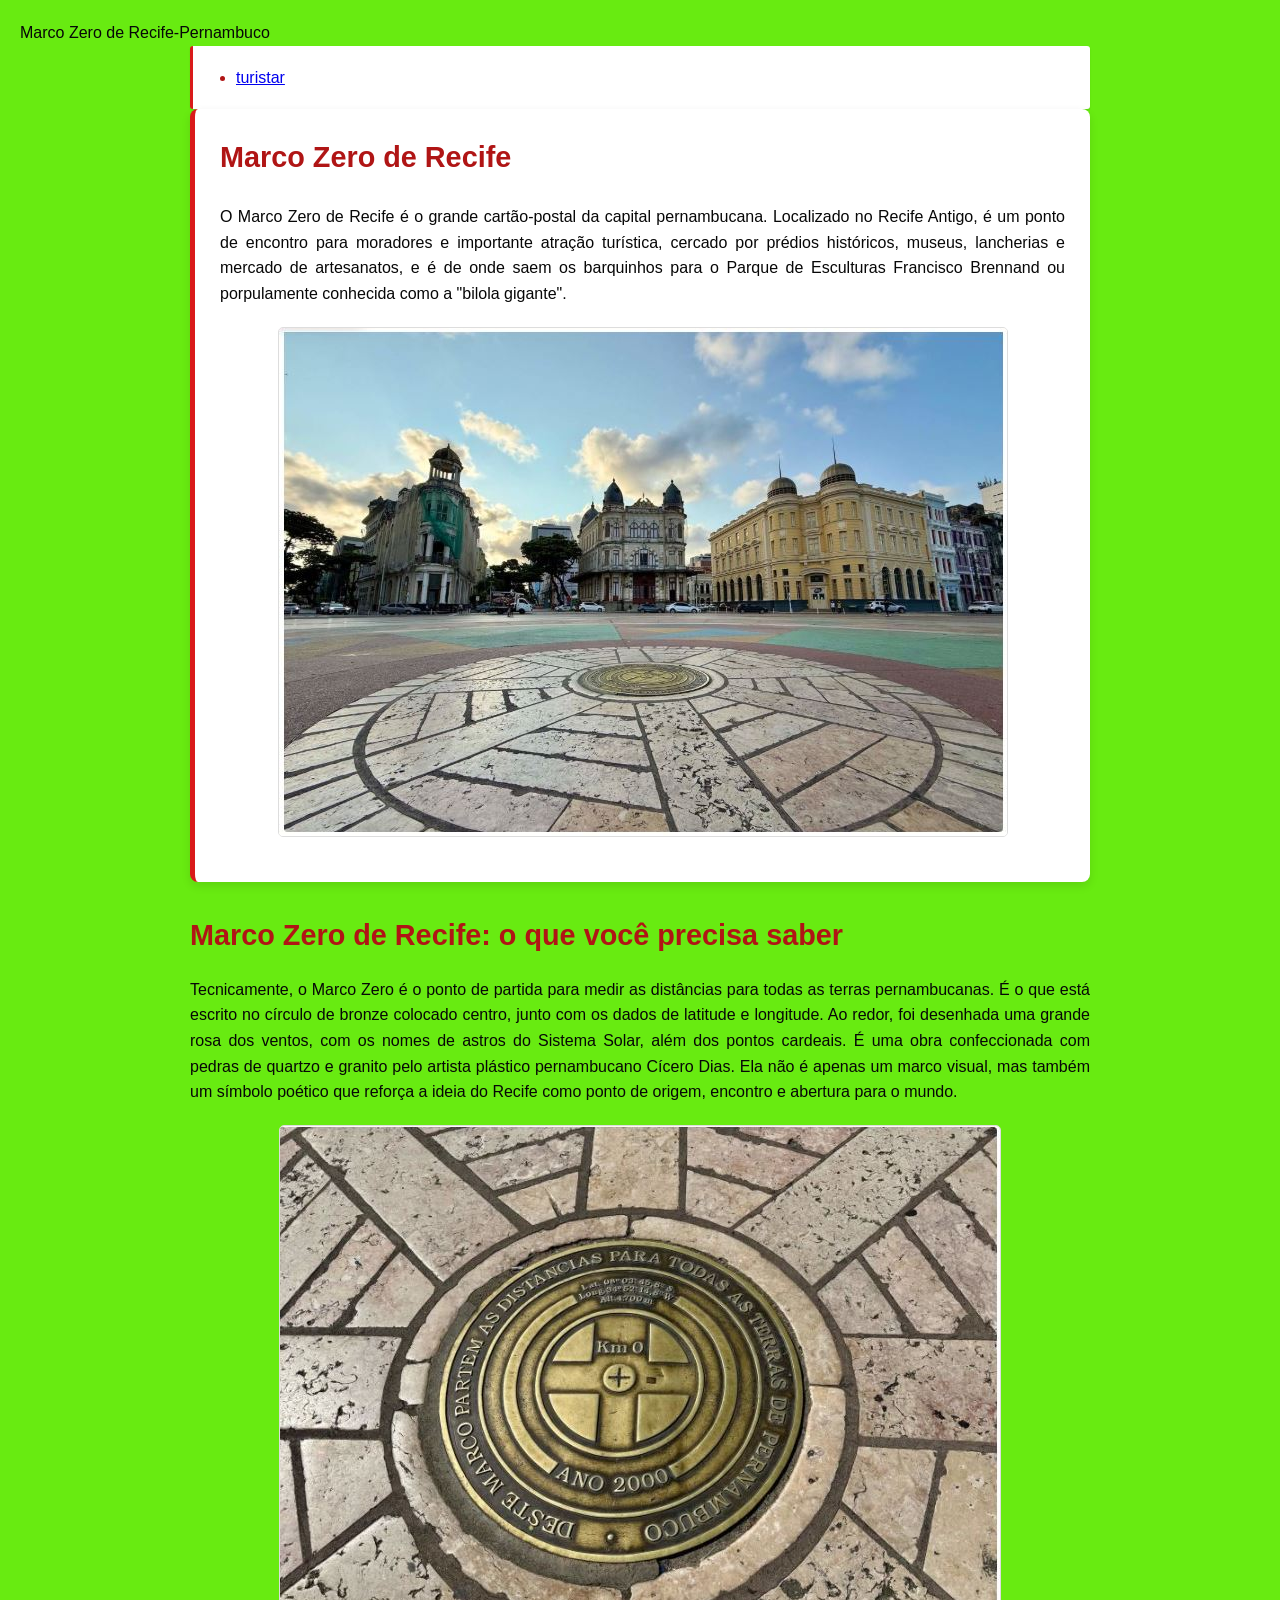
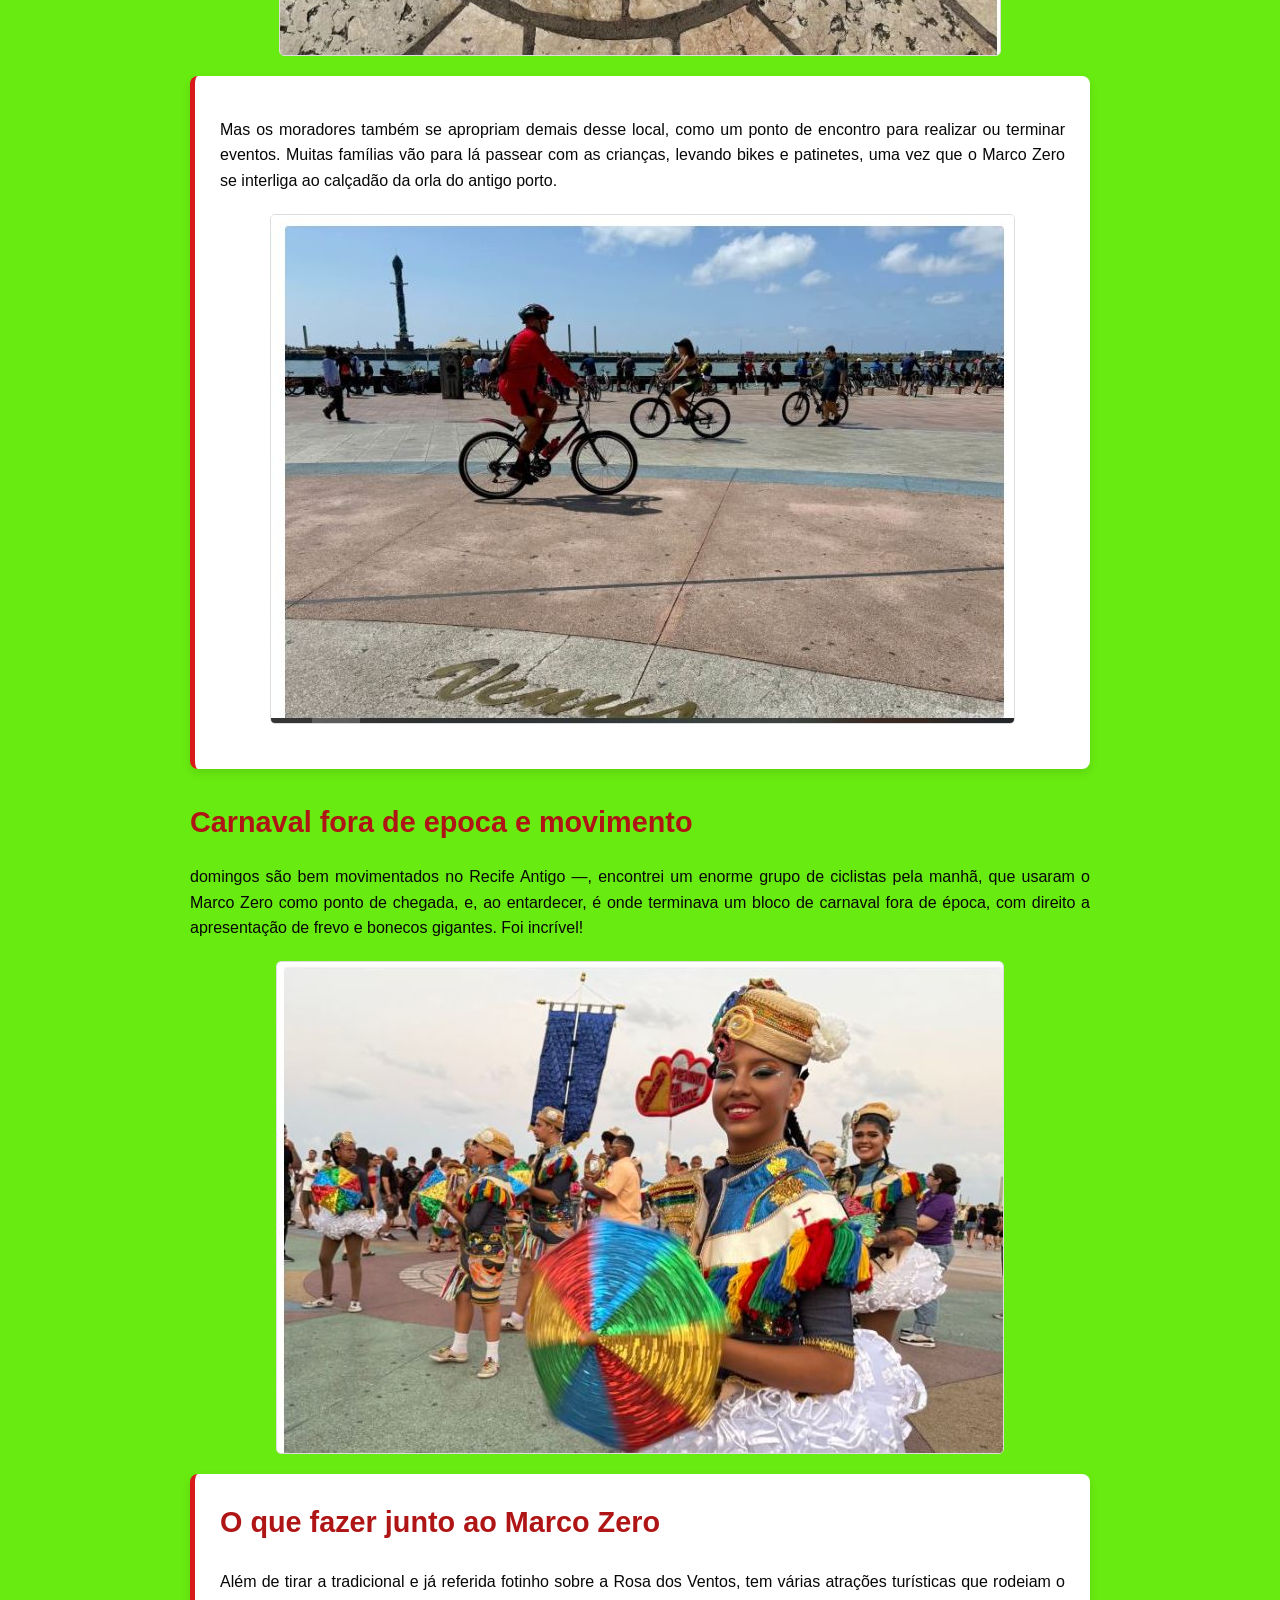
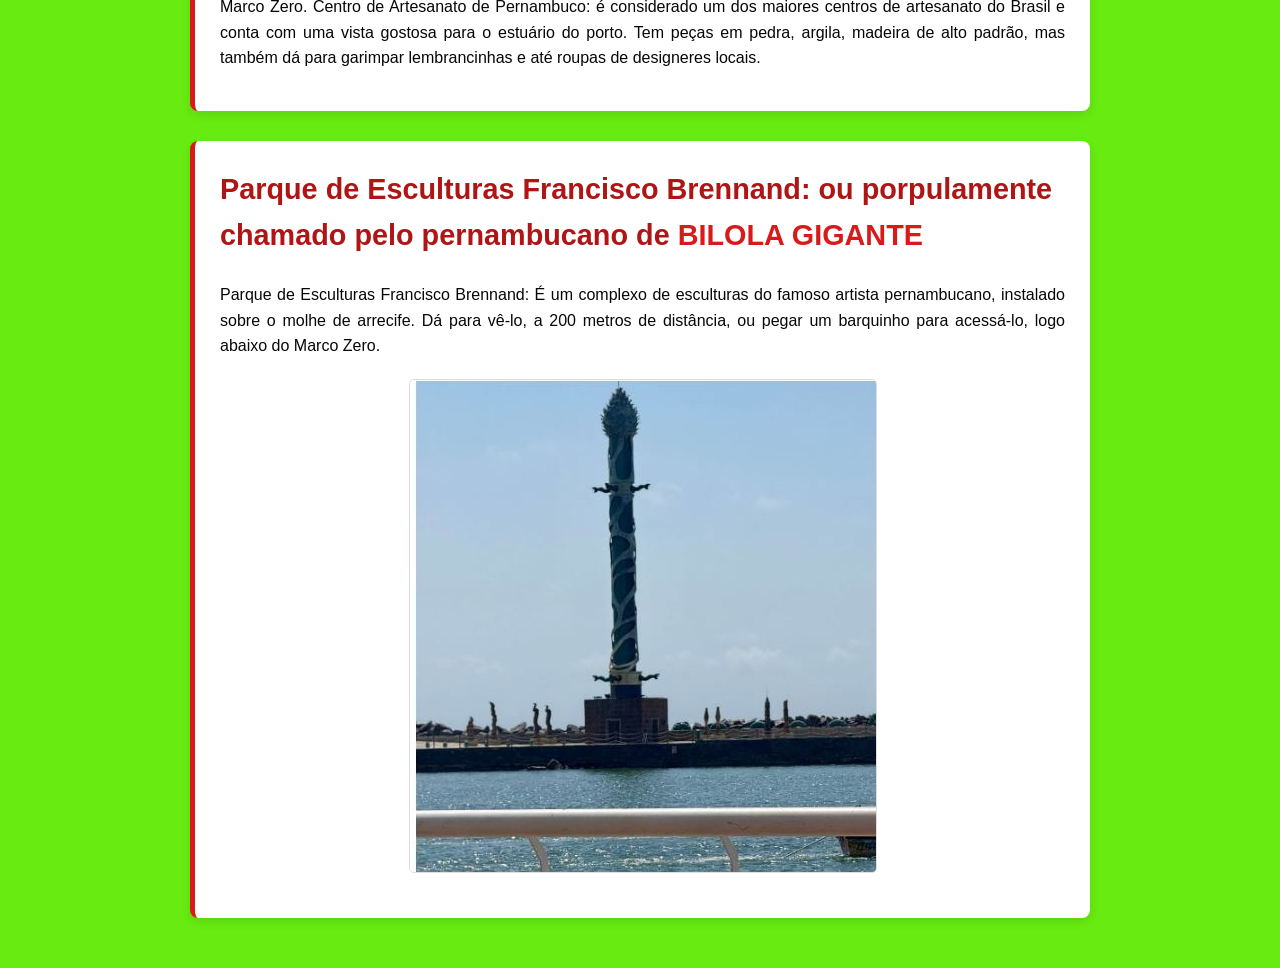
<file: index.html>
<!DOCTYPE html>
<html lang="pt-br">
<head>
    <meta charset="UTF-8">
    <meta name="viewport" content="width=device-width, initial-scale=1.0">
    <link rel="stylesheet" href="style.css"
    
    <title>Marco Zero de Recife-Pernambuco</title>
</head>
<body>
     <main>
    
        <nav>

             <div> </div>
            <ul class="nav-links">
                <li><a href="pagina2.html">turistar</a></li>
               
            </ul>
          

        </nav>
        <section class = " resumomc1">
            <h1 class="h1titu">Marco Zero de Recife</h1>
            <p> O Marco Zero de Recife é o grande cartão-postal da capital pernambucana. Localizado no Recife Antigo, é um ponto de encontro para moradores e importante atração turística, cercado por prédios históricos, museus, lancherias e mercado de artesanatos, e é de onde saem os barquinhos para o Parque de Esculturas Francisco Brennand ou porpulamente conhecida como a "bilola gigante". </p>
            <img src="marco zero.JPG" alt="">
        </section>

    </section class = " caixa 2" >
    <h1>Marco Zero de Recife: o que você precisa saber </h1>
    <p> Tecnicamente, o Marco Zero é o ponto de partida para medir as distâncias para todas as terras pernambucanas. É o que está escrito no círculo de bronze colocado centro, junto com os dados de latitude e longitude. 
        Ao redor, foi desenhada uma grande rosa dos ventos, com os nomes de astros do Sistema Solar, além dos pontos cardeais. É uma obra confeccionada com pedras de quartzo e granito pelo artista plástico pernambucano Cícero Dias.
        Ela não é apenas um marco visual, mas também um símbolo poético que reforça a ideia do Recife como ponto de origem, encontro e abertura para o mundo.
        <img src="marco zero2.JPG" alt="">
    </p>
    <section class = "caixa 3" > 
        <p>Mas os moradores também se apropriam demais desse local, como um ponto de encontro para realizar ou terminar eventos. Muitas famílias vão para lá passear com as crianças, levando bikes e patinetes, uma vez que o Marco Zero se interliga ao calçadão da orla do antigo porto. </p>
        <img src="marco2.JPG" alt="">

    </section>
    <h1> Carnaval fora de epoca e movimento</h1>
    <p> domingos são bem movimentados no Recife Antigo —, encontrei um enorme grupo de ciclistas pela manhã, que usaram o Marco Zero como ponto de chegada, e, ao entardecer, é onde terminava um bloco de carnaval fora de época, com direito a apresentação de frevo e bonecos gigantes. Foi incrível!

    </p>
    <img src="frevo.JPG" alt="">

    </section>
    <div>
    <section>
        <h1> O que fazer junto ao Marco Zero</h1>
        <p>
            Além de tirar a tradicional e já referida fotinho sobre a Rosa dos Ventos, tem várias atrações turísticas que rodeiam o Marco Zero. 

Centro de Artesanato de Pernambuco: é considerado um dos maiores centros de artesanato do Brasil e conta com uma vista gostosa para o estuário do porto. Tem peças em pedra, argila, madeira de alto padrão, mas também dá para garimpar lembrancinhas e até roupas de designeres locais. 
        </p>
    </div>
    </section>

    <div>
        <Section>
            <h1>Parque de Esculturas Francisco Brennand: ou porpulamente chamado pelo pernambucano de <strong> bilola gigante</strong>

            </h1>
            <p>Parque de Esculturas Francisco Brennand: É um complexo de esculturas do famoso artista pernambucano, instalado sobre o molhe de arrecife. Dá para vê-lo, a 200 metros de distância, ou pegar um barquinho para acessá-lo, logo abaixo do Marco Zero.</p>
            <img src="bilola de brenanm.JPG" alt="">

        </Section>
    </div>

     </main>
</body>
</html>
</file>
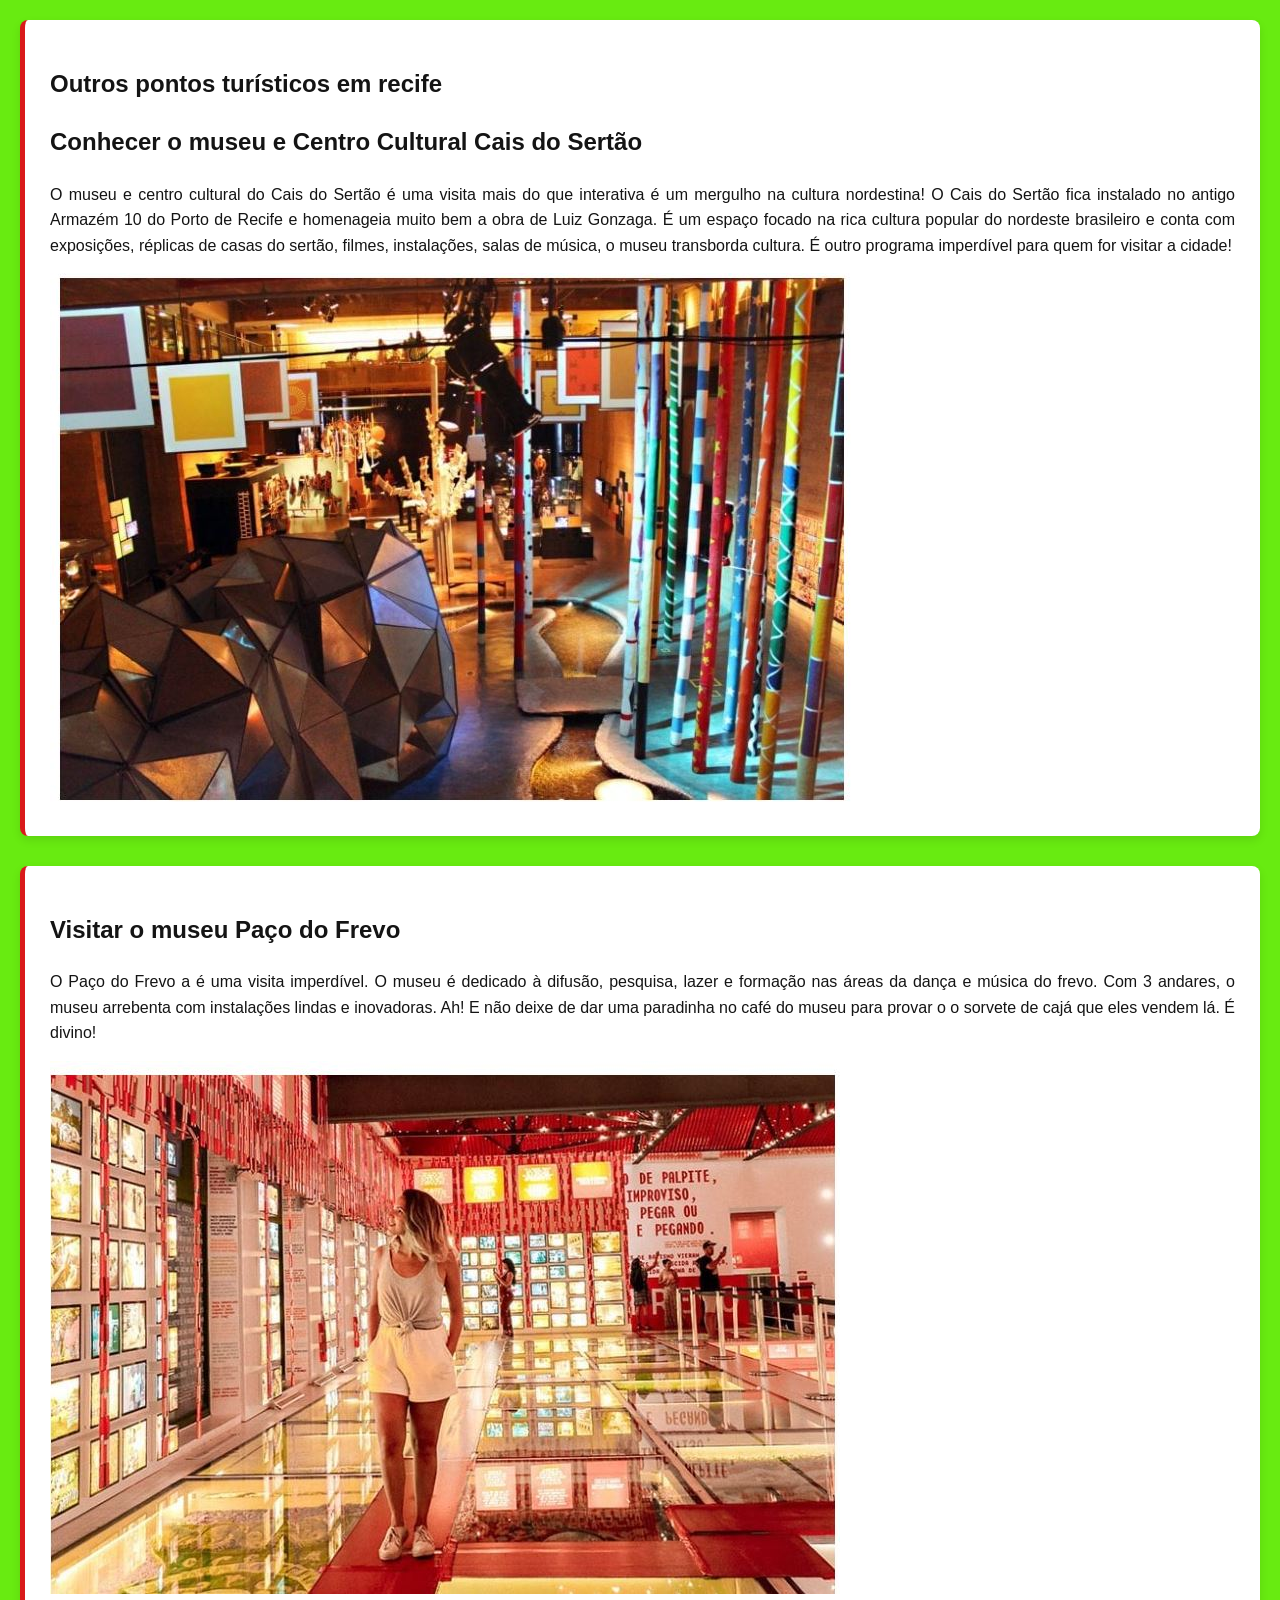
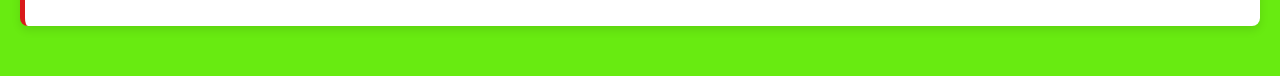
<file: pagina2.html>
<!DOCTYPE html>
<html lang="pt-br">
<head>
    <meta charset="UTF-8">
    <meta name="viewport" content="width=device-width, initial-scale=1.0">
    <title>turistar</title>
    <link rel="stylesheet" href="pagina2.css">
</head>

<body>
    <header>
        <nav>

        </nav>
    </header>

    <main>
    <div>
    <section>
        <h1> Outros pontos turísticos em recife</h1>
        <h2>Conhecer o museu e Centro Cultural Cais do Sertão</h2>
        <p> O museu e centro cultural do Cais do Sertão é uma visita mais do que interativa é um mergulho na cultura nordestina! O Cais do Sertão fica instalado no antigo Armazém 10 do Porto de Recife e homenageia muito bem a obra de Luiz Gonzaga. É um espaço focado na rica cultura popular do nordeste brasileiro e conta com exposições, réplicas de casas do sertão, filmes, instalações, salas de música, o museu transborda cultura. É outro programa imperdível para quem for visitar a cidade!</p>
        <img src="cais se.JPG" alt="">
    </section>

    </div>
    <div>
        <section>
            <h1>Visitar o museu Paço do Frevo</h1>
            <p> O Paço do Frevo a é uma visita imperdível. O museu é dedicado à difusão, pesquisa, lazer e formação nas áreas da dança e música do frevo. Com 3 andares, o museu arrebenta com instalações lindas e inovadoras. Ah! E não deixe de dar uma paradinha no café do museu para provar o o sorvete de cajá que eles vendem lá. É divino!</p>
            <img src="frevo2.JPG" alt="">
        </section>
    </div>
    <main>
</body>
<footer>

</footer>
</html>
</file>
<file: style.css>
/* Configurações Gerais */
body {
    font-family: 'Segoe UI', Tahoma, Geneva, Verdana, sans-serif;
    background-color: #68eb11;
    color: #070707;
    line-height: 1.6;
    margin: 0;
    padding: 20px;
}

main {
    max-width: 900px;
    margin: 0 auto; /* Centraliza a página */
}

nav{
    background-color: #ffffff;
    margin-top: 0;
    font-size: 1.0rem;
    padding:3px;
    color: #b01515;
    border-radius: 3px; /* Cantos arredondados */
    box-shadow: 0 1px 2px rgba(0,0,0,0.1); /* Sombra suave */
    border-left: 3px solid #d91a1a;
}

}

.h1titu{
     color: #b01515;
    margin-top: 0;
    font-size: 1.8rem;

}
/* Estilo das Caixas (Sections) */
section {
    background-color: #ffffff;
    margin-bottom: 30px;
    padding: 25px;
    border-radius: 8px; /* Cantos arredondados */
    box-shadow: 0 4px 10px rgba(0,0,0,0.1); /* Sombra suave */
    border-left: 5px solid #d91a1a; /* Detalhe lateral (cor do Frevo/PE) */
}

/* Títulos */
h1 {
    color: #b01515;
    margin-top: 0;
    font-size: 1.8rem;
}

/* Estilo das Imagens */
img {
    display: block;
    max-width: 100%; /* Garante que a imagem não transborde a caixa */
    height: auto;
    margin: 20px auto;
    border-radius: 5px;
    border: 1px solid #ddd;
}

/* Ajuste para textos longos */
p {
    text-align: justify;
    margin-bottom: 15px;
}

/* Destaque para a "Bilola Gigante" */
strong {
    color: #d91a1a;
    text-transform: uppercase;
}
</file>
<file: pagina2.css>
body {
    font-family: 'Segoe UI', Tahoma, Geneva, Verdana, sans-serif;
    background-color: #68eb11;
    color: #141414;
    line-height: 1.6;
    margin: 0;
    padding: 20px;
}

section {
    background-color: #ffffff;
    margin-bottom: 30px;
    padding: 25px;
    border-radius: 8px; /* Cantos arredondados */
    box-shadow: 0 4px 10px rgba(0,0,0,0.1); /* Sombra suave */
    border-left: 5px solid #d91a1a; /* Detalhe lateral (cor do Frevo/PE) */
}
p {
    text-align: justify;
    margin-bottom: 15px;
}
</file>
